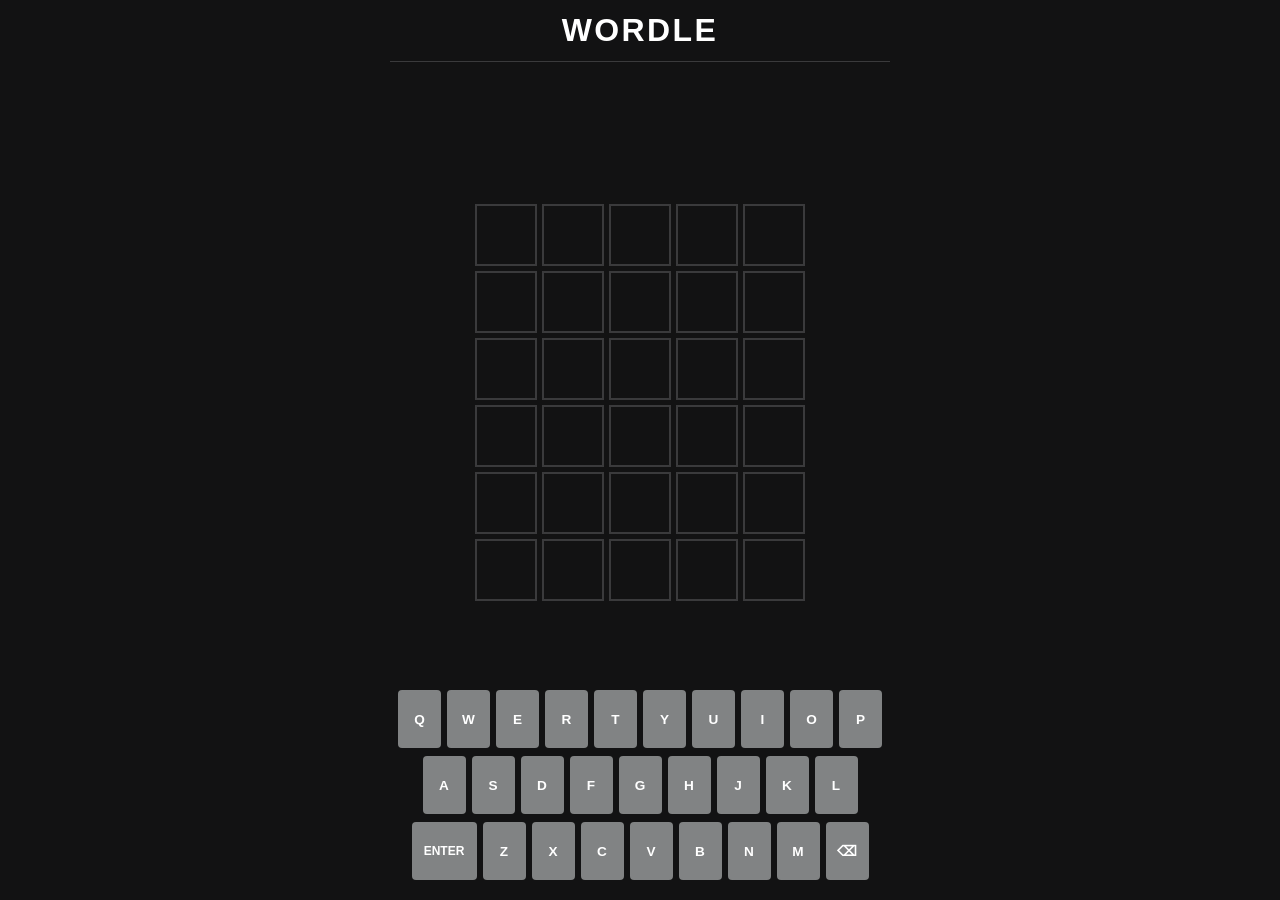
<file: index.html>
<!DOCTYPE html>
<html lang="en">
<head>
  <meta charset="UTF-8">
  <meta name="viewport" content="width=device-width, initial-scale=1.0">
  <title>Wordle</title>
  <link rel="stylesheet" href="style.css">
</head>
<body>

  <header>
    <h1>WORDLE</h1>
  </header>

  <div id="message"></div>
  <button id="new-game-btn" onclick="initGame()">New Game</button>

  <div id="board-container">
    <div id="board"></div>
  </div>

  <div id="keyboard"></div>

  <script src="words.js"></script>
  <script src="game.js"></script>
</body>
</html>
</file>
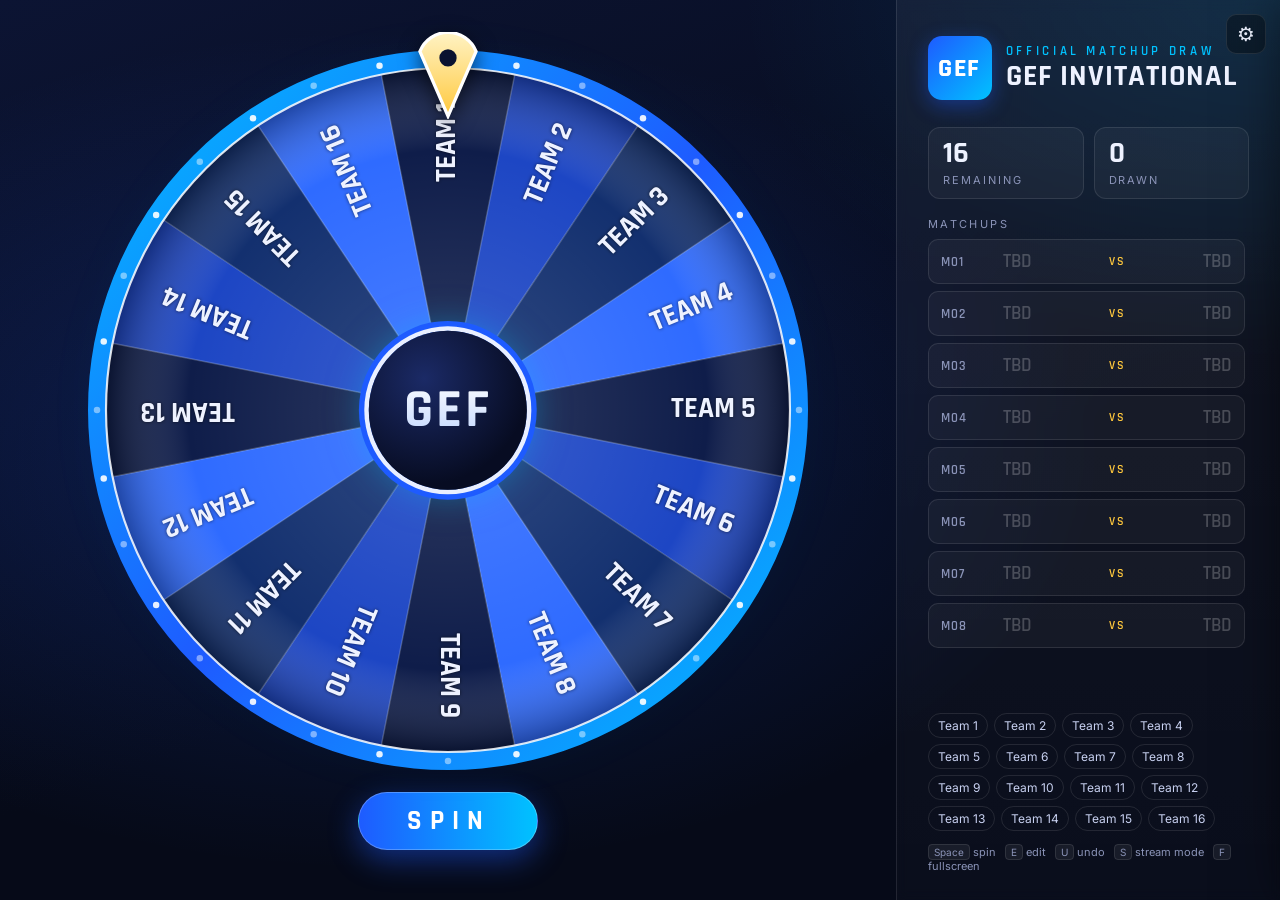
<file: gef-wheel/index.html>
<!doctype html>
<html lang="en">
<head>
<meta charset="utf-8">
<meta name="viewport" content="width=device-width, initial-scale=1">
<title>GEF Matchup Draw</title>
<!-- Optional web fonts. If offline, the page falls back to system fonts automatically. -->
<link rel="preconnect" href="https://fonts.googleapis.com">
<link href="https://fonts.googleapis.com/css2?family=Rajdhani:wght@500;600;700&family=Inter:wght@400;500;600&display=swap" rel="stylesheet">
<style>
/* ================= BRAND CONFIG =================
   Swap these hex values for the official GEF brand colors. */
:root {
  --bg: #060a18;
  --bg-2: #0c1433;
  --panel: rgba(255, 255, 255, 0.04);
  --line: rgba(255, 255, 255, 0.10);
  --text: #eef2ff;
  --muted: #8b94b8;
  --brand: #1e5bff;      /* primary */
  --brand-2: #00c2ff;    /* secondary / glow */
  --accent: #ffc83d;     /* highlight (pointer, winner) */
  --seg-1: #0f1d4a;      /* wheel segment colors, cycled */
  --seg-2: #1d46c4;
  --seg-3: #13306f;
  --seg-4: #2f6bff;
  --display: "Rajdhani", "Segoe UI", system-ui, sans-serif;
  --body: "Inter", "Segoe UI", system-ui, sans-serif;
}
/* ================================================ */

* { box-sizing: border-box; }
html, body { margin: 0; height: 100%; }
body {
  background:
    radial-gradient(1200px 700px at 30% 50%, rgba(30, 91, 255, 0.22), transparent 60%),
    radial-gradient(900px 600px at 100% 0%, rgba(0, 194, 255, 0.12), transparent 60%),
    linear-gradient(160deg, var(--bg-2), var(--bg) 60%);
  color: var(--text);
  font-family: var(--body);
  overflow: hidden;
  user-select: none;
}
button { font: inherit; cursor: pointer; }

.app {
  display: grid;
  grid-template-columns: 1fr minmax(360px, 30vw);
  height: 100vh;
}

/* ---------- Wheel stage ---------- */
.stage {
  position: relative;
  display: flex;
  flex-direction: column;
  align-items: center;
  justify-content: center;
  gap: 2.4vh;
  padding: 3vh 2vw;
}
.wheel-wrap {
  position: relative;
  width: min(80vh, 62vw);
  aspect-ratio: 1;
}
.wheel-wrap::before {
  content: "";
  position: absolute;
  inset: -3%;
  border-radius: 50%;
  background: radial-gradient(circle, rgba(0, 194, 255, 0.25), transparent 70%);
  filter: blur(20px);
}
#wheel { position: relative; width: 100%; height: 100%; display: block; }
.pointer {
  position: absolute;
  top: -2.5%;
  left: 50%;
  width: 9%;
  transform: translateX(-50%);
  transform-origin: 50% 20%;
  filter: drop-shadow(0 6px 10px rgba(0, 0, 0, 0.6));
  z-index: 2;
}
.hub {
  position: absolute;
  inset: 50% auto auto 50%;
  width: 22%;
  aspect-ratio: 1;
  transform: translate(-50%, -50%);
  border-radius: 50%;
  border: 0;
  background: radial-gradient(circle at 35% 30%, #1b2a66, #070c22 70%);
  box-shadow: 0 0 0 0.5vh rgba(255, 255, 255, 0.9), 0 0 0 1.1vh var(--brand), 0 0 40px rgba(0, 194, 255, 0.5);
  display: grid;
  place-items: center;
  overflow: hidden;
  padding: 0;
  transition: transform 0.15s;
}
.hub:hover { transform: translate(-50%, -50%) scale(1.03); }
.hub img { width: 78%; height: 78%; object-fit: contain; }
.mark {
  font-family: var(--display);
  font-weight: 700;
  letter-spacing: 0.06em;
  color: #fff;
  background: linear-gradient(180deg, #fff, #bcd3ff);
  -webkit-background-clip: text;
  background-clip: text;
  -webkit-text-fill-color: transparent;
}
.hub .mark { font-size: min(6vh, 4.5vw); }

.spin-btn {
  font-family: var(--display);
  font-weight: 700;
  font-size: 3vh;
  letter-spacing: 0.3em;
  padding: 1.2vh 5vh 1.2vh 5.3vh;
  color: #fff;
  border: 1px solid rgba(255, 255, 255, 0.25);
  border-radius: 999px;
  background: linear-gradient(90deg, var(--brand), var(--brand-2));
  box-shadow: 0 10px 30px rgba(30, 91, 255, 0.45);
  transition: transform 0.15s, opacity 0.2s;
}
.spin-btn:hover { transform: translateY(-2px); }
.spin-btn:disabled { opacity: 0.35; cursor: default; transform: none; }

/* ---------- Side panel ---------- */
.panel {
  display: flex;
  flex-direction: column;
  min-height: 0;
  padding: 4vh 2.4vw 3vh;
  background: linear-gradient(180deg, rgba(255, 255, 255, 0.05), rgba(255, 255, 255, 0.02));
  border-left: 1px solid var(--line);
  backdrop-filter: blur(6px);
}
.brand { display: flex; align-items: center; gap: 14px; }
.badge {
  width: 64px; height: 64px; flex: none;
  border-radius: 14px;
  display: grid; place-items: center;
  background: linear-gradient(135deg, var(--brand), var(--brand-2));
  box-shadow: 0 6px 20px rgba(30, 91, 255, 0.4);
  overflow: hidden;
}
.badge img { width: 100%; height: 100%; object-fit: contain; background: #fff; }
.badge .mark { font-size: 26px; -webkit-text-fill-color: #fff; }
.titles { min-width: 0; }
.eyebrow {
  font-family: var(--display);
  font-weight: 600;
  font-size: 13px;
  letter-spacing: 0.28em;
  text-transform: uppercase;
  color: var(--brand-2);
}
h1 {
  margin: 2px 0 0;
  font-family: var(--display);
  font-weight: 700;
  font-size: 30px;
  line-height: 1.05;
  text-transform: uppercase;
  letter-spacing: 0.03em;
  overflow-wrap: anywhere;
}
.stats { display: flex; gap: 10px; margin: 3vh 0 2vh; }
.stat {
  flex: 1;
  padding: 10px 14px;
  border: 1px solid var(--line);
  border-radius: 12px;
  background: var(--panel);
}
.stat b { display: block; font-family: var(--display); font-size: 30px; line-height: 1; }
.stat span { font-size: 11px; letter-spacing: 0.18em; text-transform: uppercase; color: var(--muted); }

.section-label {
  font-size: 11px; letter-spacing: 0.22em; text-transform: uppercase;
  color: var(--muted); margin: 0 0 8px;
}
.results { flex: 1; min-height: 0; overflow-y: auto; padding-right: 4px; scrollbar-width: thin; }
.match {
  display: grid;
  grid-template-columns: 54px 1fr auto 1fr;
  align-items: center;
  gap: 8px;
  padding: 9px 12px;
  margin-bottom: 7px;
  border: 1px solid var(--line);
  border-radius: 10px;
  background: var(--panel);
  font-family: var(--display);
  font-weight: 600;
  font-size: 19px;
}
.match.single { grid-template-columns: 54px 1fr; }
.match .no { font-size: 13px; color: var(--muted); letter-spacing: 0.1em; }
.match .vs { font-size: 12px; color: var(--accent); letter-spacing: 0.15em; }
.match .team { overflow: hidden; text-overflow: ellipsis; white-space: nowrap; }
.match .team:last-child:not(:nth-child(2)) { text-align: right; }
.match .tbd { color: rgba(255, 255, 255, 0.22); }
.match.fresh { animation: pop 0.6s ease-out; border-color: var(--accent); }
@keyframes pop {
  0% { transform: scale(0.96); background: rgba(255, 200, 61, 0.25); }
  100% { transform: none; }
}
.remaining { display: flex; flex-wrap: wrap; gap: 6px; margin-top: 2vh; max-height: 22vh; overflow: hidden; }
.chip {
  font-size: 12px;
  padding: 4px 9px;
  border-radius: 999px;
  border: 1px solid var(--line);
  color: #c9d2f2;
}
.hints { margin-top: 1.6vh; font-size: 11px; color: var(--muted); }
kbd {
  font-family: inherit; font-size: 10px;
  padding: 1px 5px; border-radius: 4px;
  border: 1px solid var(--line); background: rgba(255, 255, 255, 0.06);
}

/* ---------- Gear + settings drawer ---------- */
.gear {
  position: fixed; top: 14px; right: 14px; z-index: 20;
  width: 40px; height: 40px; border-radius: 10px;
  border: 1px solid var(--line); background: rgba(0, 0, 0, 0.35);
  color: var(--text); font-size: 20px;
}
body.stream .gear { opacity: 0; }
body.stream .gear:hover { opacity: 1; }
body.stream .hints { display: none; }

.drawer {
  position: fixed; inset: 0 0 0 auto; z-index: 30;
  width: min(440px, 100vw);
  padding: 22px;
  overflow-y: auto;
  background: #0a1230;
  border-left: 1px solid var(--line);
  box-shadow: -20px 0 50px rgba(0, 0, 0, 0.5);
  transform: translateX(105%);
  transition: transform 0.25s ease;
  user-select: text;
}
.drawer.open { transform: none; }
.drawer h2 { font-family: var(--display); margin: 0 0 14px; letter-spacing: 0.06em; }
.field { margin-bottom: 14px; }
.field label { display: block; font-size: 12px; color: var(--muted); margin-bottom: 5px; }
.field input[type=text], .field textarea {
  width: 100%;
  padding: 9px 11px;
  border-radius: 8px;
  border: 1px solid var(--line);
  background: rgba(255, 255, 255, 0.05);
  color: var(--text);
  font: 14px var(--body);
}
.field textarea { height: 260px; resize: vertical; line-height: 1.5; }
.check { display: flex; align-items: center; gap: 8px; font-size: 14px; margin-bottom: 8px; }
.row { display: flex; flex-wrap: wrap; gap: 8px; margin-bottom: 14px; }
.btn {
  padding: 8px 13px; border-radius: 8px;
  border: 1px solid var(--line);
  background: rgba(255, 255, 255, 0.06);
  color: var(--text); font-size: 13px;
}
.btn.primary { background: var(--brand); border-color: var(--brand); }
.btn.danger { border-color: rgba(255, 90, 90, 0.5); color: #ffb3b3; }
.note { font-size: 12px; color: var(--muted); line-height: 1.5; }

/* ---------- Winner overlay ---------- */
.overlay {
  position: fixed; inset: 0; z-index: 25;
  display: grid; place-items: center;
  background: rgba(3, 6, 18, 0.72);
  backdrop-filter: blur(4px);
  opacity: 0; pointer-events: none;
  transition: opacity 0.25s;
}
.overlay.show { opacity: 1; pointer-events: auto; cursor: pointer; }
.card {
  text-align: center;
  padding: 5vh 7vw;
  border-radius: 24px;
  border: 1px solid rgba(255, 255, 255, 0.15);
  background: linear-gradient(160deg, rgba(30, 91, 255, 0.35), rgba(6, 10, 24, 0.9));
  box-shadow: 0 0 0 2px var(--accent), 0 30px 80px rgba(0, 0, 0, 0.6), 0 0 90px rgba(0, 194, 255, 0.35);
  transform: scale(0.85);
  transition: transform 0.35s cubic-bezier(0.2, 1.4, 0.4, 1);
  max-width: 80vw;
}
.overlay.show .card { transform: none; }
.card .eyebrow { font-size: 2vh; color: var(--accent); }
.card .name {
  font-family: var(--display);
  font-weight: 700;
  font-size: min(11vh, 8vw);
  line-height: 1.05;
  margin: 1.5vh 0;
  text-transform: uppercase;
  overflow-wrap: anywhere;
}
.card .sub { font-size: 2.2vh; color: #c9d2f2; }
.card .sub b { color: #fff; }
.card .dismiss { margin-top: 3vh; font-size: 1.5vh; color: var(--muted); letter-spacing: 0.2em; text-transform: uppercase; }

#confetti { position: fixed; inset: 0; z-index: 26; pointer-events: none; width: 100%; height: 100%; }

@media (max-width: 900px) {
  body { overflow: auto; }
  .app { grid-template-columns: 1fr; height: auto; }
  .wheel-wrap { width: min(92vw, 70vh); }
  .panel { border-left: 0; border-top: 1px solid var(--line); }
}
</style>
</head>
<body>
<div class="app">
  <section class="stage">
    <div class="wheel-wrap">
      <svg class="pointer" id="pointer" viewBox="0 0 60 80" aria-hidden="true">
        <defs>
          <linearGradient id="pg" x1="0" y1="0" x2="0" y2="1">
            <stop offset="0" stop-color="#fff3c4"/>
            <stop offset="1" stop-color="var(--accent)"/>
          </linearGradient>
        </defs>
        <path d="M30 78 L4 18 A28 28 0 0 1 56 18 Z" fill="url(#pg)" stroke="#fff" stroke-width="3"/>
        <circle cx="30" cy="24" r="8" fill="#0a1230"/>
      </svg>
      <canvas id="wheel"></canvas>
      <button class="hub" id="hub" title="Spin"></button>
    </div>
    <button class="spin-btn" id="spinBtn">SPIN</button>
  </section>

  <aside class="panel">
    <div class="brand">
      <div class="badge" id="badge"></div>
      <div class="titles">
        <div class="eyebrow" id="subtitle"></div>
        <h1 id="title"></h1>
      </div>
    </div>

    <div class="stats">
      <div class="stat"><b id="remainingCount">0</b><span>Remaining</span></div>
      <div class="stat"><b id="drawnCount">0</b><span>Drawn</span></div>
    </div>

    <p class="section-label" id="resultsLabel">Matchups</p>
    <div class="results" id="results"></div>

    <div class="remaining" id="remaining"></div>
    <div class="hints">
      <kbd>Space</kbd> spin &nbsp; <kbd>E</kbd> edit &nbsp; <kbd>U</kbd> undo &nbsp; <kbd>S</kbd> stream mode &nbsp; <kbd>F</kbd> fullscreen
    </div>
  </aside>
</div>

<button class="gear" id="gear" title="Settings (E)">⚙</button>

<div class="drawer" id="drawer">
  <h2>Draw Settings</h2>
  <div class="field">
    <label for="inTitle">Event title</label>
    <input type="text" id="inTitle">
  </div>
  <div class="field">
    <label for="inSubtitle">Subtitle</label>
    <input type="text" id="inSubtitle">
  </div>
  <div class="field">
    <label for="inNames">Teams (one per line)</label>
    <textarea id="inNames" spellcheck="false"></textarea>
  </div>
  <div class="row">
    <button class="btn primary" id="applyBtn">Load teams and reset draw</button>
    <button class="btn" id="shuffleBtn">Shuffle wheel</button>
  </div>
  <label class="check"><input type="checkbox" id="inPair"> Pair picks into matchups (1 v 2, 3 v 4 ...)</label>
  <label class="check"><input type="checkbox" id="inSound"> Sound effects</label>
  <div class="field" style="margin-top:14px">
    <label for="inLogo">Logo (PNG or SVG, shown in wheel center and header)</label>
    <input type="file" id="inLogo" accept="image/*">
  </div>
  <div class="row">
    <button class="btn" id="clearLogo">Remove logo</button>
  </div>
  <div class="row">
    <button class="btn" id="undoBtn">Undo last pick</button>
    <button class="btn" id="copyBtn">Copy results</button>
    <button class="btn danger" id="resetBtn">Reset draw</button>
  </div>
  <p class="note">
    Picks use the browser's cryptographic random generator, so every remaining team has an equal chance.
    Your teams, picks and logo are saved in this browser, so a refresh mid stream will not lose the draw.
  </p>
  <div class="row"><button class="btn primary" id="closeDrawer">Done</button></div>
</div>

<div class="overlay" id="overlay">
  <div class="card">
    <div class="eyebrow" id="winEyebrow"></div>
    <div class="name" id="winName"></div>
    <div class="sub" id="winSub"></div>
    <div class="dismiss">Click or press Space to continue</div>
  </div>
</div>
<canvas id="confetti"></canvas>

<script>
(() => {
  const $ = (s) => document.querySelector(s);
  const TAU = Math.PI * 2;
  const POINTER = -Math.PI / 2; // pointer sits at the top of the wheel

  // ---------- persistence ----------
  const store = {
    get(k, d) {
      try { const v = localStorage.getItem("gefwheel." + k); return v == null ? d : JSON.parse(v); }
      catch (e) { return d; }
    },
    set(k, v) {
      try { localStorage.setItem("gefwheel." + k, JSON.stringify(v)); } catch (e) {}
    },
  };

  const DEFAULT_TEAMS = Array.from({ length: 16 }, (_, i) => `Team ${i + 1}`);
  const state = {
    title: store.get("title", "GEF Invitational"),
    subtitle: store.get("subtitle", "Official Matchup Draw"),
    teams: store.get("teams", DEFAULT_TEAMS),
    pool: store.get("pool", DEFAULT_TEAMS.slice()),
    picks: store.get("picks", []),
    pair: store.get("pair", true),
    sound: store.get("sound", true),
    logo: store.get("logo", null),
  };
  const save = () => ["title", "subtitle", "teams", "pool", "picks", "pair", "sound"].forEach((k) => store.set(k, state[k]));

  // ---------- fair randomness ----------
  function randInt(n) {
    const a = new Uint32Array(1);
    const limit = Math.floor(0x100000000 / n) * n;
    do crypto.getRandomValues(a); while (a[0] >= limit);
    return a[0] % n;
  }
  const randFloat = () => randInt(1e6) / 1e6;

  // ---------- colors ----------
  const css = (v) => getComputedStyle(document.documentElement).getPropertyValue(v).trim();
  let segColors = [];
  const readColors = () => { segColors = ["--seg-1", "--seg-2", "--seg-3", "--seg-4"].map(css); };

  // ---------- wheel ----------
  const cv = $("#wheel");
  const ctx = cv.getContext("2d");
  let rot = POINTER - Math.PI / Math.max(state.pool.length, 1);
  let highlight = -1;

  function resize() {
    const r = cv.getBoundingClientRect();
    const d = window.devicePixelRatio || 1;
    cv.width = Math.round(r.width * d);
    cv.height = Math.round(r.height * d);
    draw();
  }

  function segColor(i, n) {
    let c = segColors[i % segColors.length];
    // avoid two identical colors touching where the wheel wraps around
    if (i === n - 1 && n > 1 && i % segColors.length === 0) c = segColors[1];
    return c;
  }

  function draw() {
    const W = cv.width;
    const R = W / 2;
    ctx.setTransform(1, 0, 0, 1, 0, 0);
    ctx.clearRect(0, 0, W, W);
    ctx.translate(R, R);

    const rimW = R * 0.05;
    const r = R - rimW;
    const n = state.pool.length;

    if (!n) {
      ctx.beginPath();
      ctx.arc(0, 0, r, 0, TAU);
      ctx.fillStyle = segColors[0];
      ctx.fill();
    } else {
      const seg = TAU / n;
      for (let i = 0; i < n; i++) {
        const a0 = rot + i * seg;
        ctx.beginPath();
        ctx.moveTo(0, 0);
        ctx.arc(0, 0, r, a0, a0 + seg);
        ctx.closePath();
        ctx.fillStyle = segColor(i, n);
        ctx.fill();
        if (i === highlight) {
          ctx.fillStyle = "rgba(255, 200, 61, 0.55)";
          ctx.fill();
        }
      }
      // subtle depth shading
      const g = ctx.createRadialGradient(0, 0, r * 0.2, 0, 0, r);
      g.addColorStop(0, "rgba(255,255,255,0.10)");
      g.addColorStop(0.7, "rgba(255,255,255,0)");
      g.addColorStop(1, "rgba(0,0,0,0.35)");
      ctx.beginPath();
      ctx.arc(0, 0, r, 0, TAU);
      ctx.fillStyle = g;
      ctx.fill();

      // separators
      if (n > 1) {
        ctx.strokeStyle = "rgba(255,255,255,0.22)";
        ctx.lineWidth = Math.max(1, R * 0.004);
        for (let i = 0; i < n; i++) {
          const a = rot + i * seg;
          ctx.beginPath();
          ctx.moveTo(0, 0);
          ctx.lineTo(Math.cos(a) * r, Math.sin(a) * r);
          ctx.stroke();
        }
      }

      // labels
      const maxW = r * 0.62;
      const base = Math.min(r * 0.085, Math.max(r * 0.03, seg * r * 0.42));
      ctx.textAlign = "right";
      ctx.textBaseline = "middle";
      for (let i = 0; i < n; i++) {
        let name = String(state.pool[i]).toUpperCase();
        let fs = base;
        const font = (s) => `700 ${s}px Rajdhani, "Segoe UI", system-ui, sans-serif`;
        ctx.font = font(fs);
        while (ctx.measureText(name).width > maxW && fs > base * 0.55) { fs -= 1; ctx.font = font(fs); }
        while (ctx.measureText(name).width > maxW && name.length > 3) name = name.slice(0, -2) + "…";
        ctx.save();
        ctx.rotate(rot + (i + 0.5) * seg);
        ctx.shadowColor = "rgba(0,0,0,0.6)";
        ctx.shadowBlur = R * 0.01;
        ctx.fillStyle = i === highlight ? "#ffffff" : "#eef2ff";
        ctx.fillText(name, r * 0.9, 0);
        ctx.restore();
      }
    }

    // rim
    const rg = ctx.createLinearGradient(-R, -R, R, R);
    rg.addColorStop(0, css("--brand-2"));
    rg.addColorStop(0.5, css("--brand"));
    rg.addColorStop(1, css("--brand-2"));
    ctx.beginPath();
    ctx.arc(0, 0, R - rimW / 2, 0, TAU);
    ctx.lineWidth = rimW;
    ctx.strokeStyle = rg;
    ctx.stroke();
    ctx.beginPath();
    ctx.arc(0, 0, r, 0, TAU);
    ctx.lineWidth = Math.max(1, R * 0.006);
    ctx.strokeStyle = "rgba(255,255,255,0.85)";
    ctx.stroke();

    // rim lights
    const bulbs = 32;
    for (let i = 0; i < bulbs; i++) {
      const a = (i / bulbs) * TAU;
      ctx.beginPath();
      ctx.arc(Math.cos(a) * (R - rimW / 2), Math.sin(a) * (R - rimW / 2), rimW * 0.18, 0, TAU);
      ctx.fillStyle = i % 2 ? "rgba(255,255,255,0.9)" : "rgba(255,255,255,0.45)";
      ctx.fill();
    }
  }

  function segmentAtPointer() {
    const n = state.pool.length;
    if (!n) return -1;
    const a = (((POINTER - rot) % TAU) + TAU) % TAU;
    return Math.floor(a / (TAU / n)) % n;
  }

  // ---------- sound ----------
  let audio;
  function tone(freq, dur, type = "triangle", vol = 0.15, delay = 0) {
    if (!state.sound) return;
    try {
      audio = audio || new (window.AudioContext || window.webkitAudioContext)();
      const t = audio.currentTime + delay;
      const o = audio.createOscillator();
      const g = audio.createGain();
      o.type = type;
      o.frequency.setValueAtTime(freq, t);
      g.gain.setValueAtTime(vol, t);
      g.gain.exponentialRampToValueAtTime(0.0001, t + dur);
      o.connect(g).connect(audio.destination);
      o.start(t);
      o.stop(t + dur);
    } catch (e) {}
  }
  const tick = () => tone(1400, 0.04, "square", 0.05);
  const fanfare = () => [523, 659, 784, 1047].forEach((f, i) => tone(f, 0.5, "triangle", 0.14, i * 0.09));

  // ---------- spin ----------
  let spinning = false;
  let pending = -1;

  function spin() {
    if (spinning || pending >= 0 || !state.pool.length || drawer.classList.contains("open")) return;
    const n = state.pool.length;
    const seg = TAU / n;
    const idx = randInt(n); // winner is decided fairly up front; the animation just shows it
    const offset = (randFloat() - 0.5) * 0.7; // land somewhere inside the slice, not dead center
    const target = POINTER - (idx + 0.5 + offset) * seg;
    let delta = (((target - rot) % TAU) + TAU) % TAU;
    delta += TAU * (6 + randInt(3));

    const start = rot;
    const duration = 6500 + randInt(1500);
    const t0 = performance.now();
    let lastSeg = segmentAtPointer();
    spinning = true;
    updateButtons();

    const frame = (now) => {
      const t = Math.min(1, (now - t0) / duration);
      const eased = 1 - Math.pow(1 - t, 4);
      rot = start + delta * eased;
      draw();
      const s = segmentAtPointer();
      if (s !== lastSeg) {
        lastSeg = s;
        tick();
        pointer.animate(
          [{ transform: "translateX(-50%) rotate(-14deg)" }, { transform: "translateX(-50%) rotate(0)" }],
          { duration: 120 }
        );
      }
      if (t < 1) requestAnimationFrame(frame);
      else {
        rot = ((rot % TAU) + TAU) % TAU;
        spinning = false;
        showWinner(idx);
      }
    };
    requestAnimationFrame(frame);
  }

  function showWinner(idx) {
    pending = idx;
    highlight = idx;
    draw();
    const name = state.pool[idx];
    const pickNo = state.picks.length + 1;
    $("#winEyebrow").textContent = `Pick ${String(pickNo).padStart(2, "0")}`;
    $("#winName").textContent = name;
    let sub = "";
    if (state.pair) {
      const match = Math.ceil(pickNo / 2);
      sub = pickNo % 2 === 0
        ? `Match ${match}: <b>${esc(state.picks[pickNo - 2])}</b> vs <b>${esc(name)}</b>`
        : `Match ${match}, opponent to be drawn`;
      if (pickNo % 2 === 1 && state.pool.length === 1) sub = `Match ${match}: receives a bye`;
    }
    $("#winSub").innerHTML = sub;
    updateButtons();
    tone(880, 0.25, "sine", 0.12);
    // brief pause on the landed slice so viewers see where it stopped
    setTimeout(() => {
      overlay.classList.add("show");
      fanfare();
      confetti();
    }, 900);
  }

  function commitWinner() {
    if (pending < 0 || !overlay.classList.contains("show")) return;
    const [name] = state.pool.splice(pending, 1);
    state.picks.push(name);
    pending = -1;
    highlight = -1;
    overlay.classList.remove("show");
    save();
    render(true);
  }

  function undo() {
    if (spinning || pending >= 0 || !state.picks.length) return;
    state.pool.push(state.picks.pop());
    save();
    render();
  }

  // ---------- panel ----------
  const esc = (s) => String(s).replace(/[&<>"']/g, (c) => ({ "&": "&amp;", "<": "&lt;", ">": "&gt;", '"': "&quot;", "'": "&#39;" })[c]);

  function render(fresh = false) {
    $("#title").textContent = state.title;
    $("#subtitle").textContent = state.subtitle;
    document.title = `${state.title} | Matchup Draw`;
    $("#remainingCount").textContent = state.pool.length;
    $("#drawnCount").textContent = state.picks.length;

    const total = state.picks.length + state.pool.length;
    const results = $("#results");
    let html = "";
    if (state.pair) {
      $("#resultsLabel").textContent = "Matchups";
      const matches = Math.ceil(total / 2);
      for (let m = 0; m < matches; m++) {
        const a = state.picks[m * 2];
        const b = state.picks[m * 2 + 1];
        const isBye = m * 2 + 1 >= total;
        const isFresh = fresh && (state.picks.length === m * 2 + 1 || state.picks.length === m * 2 + 2);
        const cell = (v, alt) => v != null ? `<span class="team">${esc(v)}</span>` : `<span class="team tbd">${alt}</span>`;
        html += `<div class="match${isFresh ? " fresh" : ""}">
          <span class="no">M${String(m + 1).padStart(2, "0")}</span>
          ${cell(a, "TBD")}<span class="vs">VS</span>${isBye ? `<span class="team tbd">BYE</span>` : cell(b, "TBD")}
        </div>`;
      }
    } else {
      $("#resultsLabel").textContent = "Draw order";
      for (let i = 0; i < total; i++) {
        const v = state.picks[i];
        const isFresh = fresh && i === state.picks.length - 1;
        html += `<div class="match single${isFresh ? " fresh" : ""}">
          <span class="no">#${String(i + 1).padStart(2, "0")}</span>
          <span class="team${v == null ? " tbd" : ""}">${v == null ? "TBD" : esc(v)}</span>
        </div>`;
      }
    }
    results.innerHTML = html;
    const freshEl = results.querySelector(".fresh");
    if (freshEl) freshEl.scrollIntoView({ block: "nearest", behavior: "smooth" });

    $("#remaining").innerHTML = state.pool.map((t) => `<span class="chip">${esc(t)}</span>`).join("");

    const logo = state.logo ? `<img src="${state.logo}" alt="">` : `<span class="mark">GEF</span>`;
    $("#hub").innerHTML = logo;
    $("#badge").innerHTML = logo;

    updateButtons();
    draw();
  }

  function updateButtons() {
    const btn = $("#spinBtn");
    btn.disabled = spinning || pending >= 0 || !state.pool.length;
    btn.textContent = state.pool.length ? (spinning ? "SPINNING" : "SPIN") : "DRAW COMPLETE";
  }

  // ---------- confetti ----------
  const cc = $("#confetti");
  const cctx = cc.getContext("2d");
  let parts = [];
  let confettiRunning = false;
  function confetti() {
    cc.width = innerWidth;
    cc.height = innerHeight;
    const colors = [css("--brand"), css("--brand-2"), css("--accent"), "#ffffff"];
    for (let i = 0; i < 180; i++) {
      parts.push({
        x: Math.random() * innerWidth, y: -20 - Math.random() * innerHeight * 0.4,
        vx: (Math.random() - 0.5) * 4, vy: 2 + Math.random() * 4,
        s: 6 + Math.random() * 8, r: Math.random() * TAU, vr: (Math.random() - 0.5) * 0.3,
        c: colors[i % colors.length], life: 260 + Math.random() * 80,
      });
    }
    if (!confettiRunning) { confettiRunning = true; requestAnimationFrame(stepConfetti); }
  }
  function stepConfetti() {
    cctx.clearRect(0, 0, cc.width, cc.height);
    parts = parts.filter((p) => p.life-- > 0 && p.y < cc.height + 40);
    for (const p of parts) {
      p.vy = Math.min(p.vy + 0.08, 7); p.vx += (Math.random() - 0.5) * 0.3; p.x += p.vx; p.y += p.vy; p.r += p.vr;
      cctx.save();
      cctx.translate(p.x, p.y);
      cctx.rotate(p.r);
      cctx.fillStyle = p.c;
      cctx.fillRect(-p.s / 2, -p.s / 4, p.s, p.s / 2);
      cctx.restore();
    }
    if (parts.length) requestAnimationFrame(stepConfetti);
    else { confettiRunning = false; cctx.clearRect(0, 0, cc.width, cc.height); }
  }

  // ---------- settings ----------
  const drawer = $("#drawer");
  const overlay = $("#overlay");
  const pointer = $("#pointer");

  function openDrawer() {
    if (spinning) return;
    $("#inTitle").value = state.title;
    $("#inSubtitle").value = state.subtitle;
    $("#inNames").value = state.teams.join("\n");
    $("#inPair").checked = state.pair;
    $("#inSound").checked = state.sound;
    drawer.classList.add("open");
  }
  const closeDrawer = () => drawer.classList.remove("open");

  $("#gear").onclick = () => (drawer.classList.contains("open") ? closeDrawer() : openDrawer());
  $("#closeDrawer").onclick = closeDrawer;
  $("#inTitle").oninput = (e) => { state.title = e.target.value; save(); render(); };
  $("#inSubtitle").oninput = (e) => { state.subtitle = e.target.value; save(); render(); };
  $("#inPair").onchange = (e) => { state.pair = e.target.checked; save(); render(); };
  $("#inSound").onchange = (e) => { state.sound = e.target.checked; save(); };

  $("#applyBtn").onclick = () => {
    const teams = $("#inNames").value.split("\n").map((s) => s.trim()).filter(Boolean);
    if (teams.length < 2) return alert("Enter at least 2 teams.");
    const dupes = teams.filter((t, i) => teams.indexOf(t) !== i);
    if (dupes.length && !confirm(`Duplicate names: ${[...new Set(dupes)].join(", ")}\nLoad anyway?`)) return;
    if (state.picks.length && !confirm("This resets the current draw. Continue?")) return;
    state.teams = teams;
    state.pool = teams.slice();
    state.picks = [];
    save();
    render();
  };
  $("#shuffleBtn").onclick = () => {
    if (spinning || pending >= 0) return;
    for (let i = state.pool.length - 1; i > 0; i--) {
      const j = randInt(i + 1);
      [state.pool[i], state.pool[j]] = [state.pool[j], state.pool[i]];
    }
    save();
    render();
  };
  $("#resetBtn").onclick = () => {
    if (spinning || pending >= 0) return;
    if (!confirm("Reset the draw and put every team back on the wheel?")) return;
    state.pool = state.teams.slice();
    state.picks = [];
    save();
    render();
  };
  $("#undoBtn").onclick = undo;
  $("#copyBtn").onclick = async () => {
    let text = `${state.title}\n${state.subtitle}\n\n`;
    if (state.pair) {
      for (let i = 0; i < state.picks.length; i += 2)
        text += `Match ${i / 2 + 1}: ${state.picks[i]} vs ${state.picks[i + 1] ?? "TBD"}\n`;
    } else {
      state.picks.forEach((p, i) => (text += `${i + 1}. ${p}\n`));
    }
    try { await navigator.clipboard.writeText(text); alert("Results copied."); }
    catch (e) { prompt("Copy the results:", text); }
  };
  $("#inLogo").onchange = (e) => {
    const f = e.target.files[0];
    if (!f) return;
    const reader = new FileReader();
    reader.onload = () => {
      state.logo = reader.result;
      store.set("logo", state.logo);
      render();
    };
    reader.readAsDataURL(f);
  };
  $("#clearLogo").onclick = () => { state.logo = null; store.set("logo", null); render(); };

  // ---------- controls ----------
  $("#spinBtn").onclick = spin;
  $("#hub").onclick = spin;
  overlay.onclick = commitWinner;

  document.addEventListener("keydown", (e) => {
    if (e.target.matches("input, textarea")) return;
    const k = e.key.toLowerCase();
    if (k === " " || k === "enter") {
      e.preventDefault();
      if (pending >= 0) commitWinner();
      else spin();
    } else if (k === "e") {
      drawer.classList.contains("open") ? closeDrawer() : openDrawer();
    } else if (k === "escape") {
      closeDrawer();
    } else if (k === "u") {
      undo();
    } else if (k === "s") {
      document.body.classList.toggle("stream");
    } else if (k === "f") {
      if (document.fullscreenElement) document.exitFullscreen();
      else document.documentElement.requestFullscreen?.();
    }
  });

  window.addEventListener("resize", resize);
  readColors();
  render();
  resize();
  // redraw once web fonts arrive so wheel labels use them
  document.fonts?.ready.then(draw);
})();
</script>
</body>
</html>
</file>
<file: style.css>
* { box-sizing: border-box; margin: 0; padding: 0; }

body {
  background: #121213;
  color: #fff;
  font-family: 'Clear Sans', 'Helvetica Neue', Arial, sans-serif;
  display: flex;
  flex-direction: column;
  align-items: center;
  min-height: 100vh;
}

header {
  width: 100%;
  max-width: 500px;
  border-bottom: 1px solid #3a3a3c;
  padding: 12px 0;
  text-align: center;
}

h1 { font-size: 2rem; font-weight: 700; letter-spacing: 0.15rem; }

#message {
  height: 36px;
  display: flex;
  align-items: center;
  justify-content: center;
  font-size: 0.9rem;
  font-weight: 700;
  color: #fff;
  margin: 12px 0 4px;
}

#new-game-btn {
  margin-bottom: 6px;
  padding: 10px 24px;
  background: #538d4e;
  color: #fff;
  border: none;
  border-radius: 4px;
  font-size: 1rem;
  font-weight: 700;
  cursor: pointer;
  display: none;
}
#new-game-btn:hover { background: #6aaf63; }

#board-container {
  display: flex;
  justify-content: center;
  align-items: center;
  flex-grow: 1;
  padding: 10px 0;
}

#board {
  display: grid;
  grid-template-rows: repeat(6, 1fr);
  gap: 5px;
  width: 330px;
  height: 396px;
}

.row {
  display: grid;
  grid-template-columns: repeat(5, 1fr);
  gap: 5px;
}

.tile {
  width: 100%;
  aspect-ratio: 1;
  border: 2px solid #3a3a3c;
  display: flex;
  align-items: center;
  justify-content: center;
  font-size: 2rem;
  font-weight: 700;
  text-transform: uppercase;
  user-select: none;
}

.tile[data-letter] { border-color: #565758; }

.tile.pop { animation: pop 0.1s ease; }
.tile.shake { animation: shake 0.5s ease; }
.tile.reveal { animation: flip 0.5s ease forwards; }

.tile.correct { --bg: #538d4e; }
.tile.present { --bg: #b59f3b; }
.tile.absent  { --bg: #3a3a3c; }

@keyframes flip {
  0%   { transform: rotateX(0);     background: transparent; border-color: #565758; }
  49%  { transform: rotateX(90deg); background: transparent; }
  50%  { transform: rotateX(90deg); background: var(--bg); border-color: var(--bg); }
  100% { transform: rotateX(0);     background: var(--bg);  border-color: var(--bg); color: #fff; }
}

@keyframes pop {
  0%   { transform: scale(1); }
  50%  { transform: scale(1.12); }
  100% { transform: scale(1); }
}

@keyframes shake {
  0%,100% { transform: translateX(0); }
  20%     { transform: translateX(-6px); }
  40%     { transform: translateX(6px); }
  60%     { transform: translateX(-4px); }
  80%     { transform: translateX(4px); }
}

#keyboard {
  width: 100%;
  max-width: 500px;
  padding: 0 8px 20px;
  display: flex;
  flex-direction: column;
  gap: 8px;
}

.kb-row {
  display: flex;
  justify-content: center;
  gap: 6px;
}

.key {
  height: 58px;
  min-width: 43px;
  border-radius: 4px;
  border: none;
  background: #818384;
  color: #fff;
  font-size: 0.85rem;
  font-weight: 700;
  cursor: pointer;
  text-transform: uppercase;
  display: flex;
  align-items: center;
  justify-content: center;
  padding: 0 6px;
  transition: background 0.2s;
  user-select: none;
}

.key.wide    { min-width: 65px; font-size: 0.75rem; }
.key.correct { background: #538d4e; }
.key.present { background: #b59f3b; }
.key.absent  { background: #3a3a3c; }
</file>
